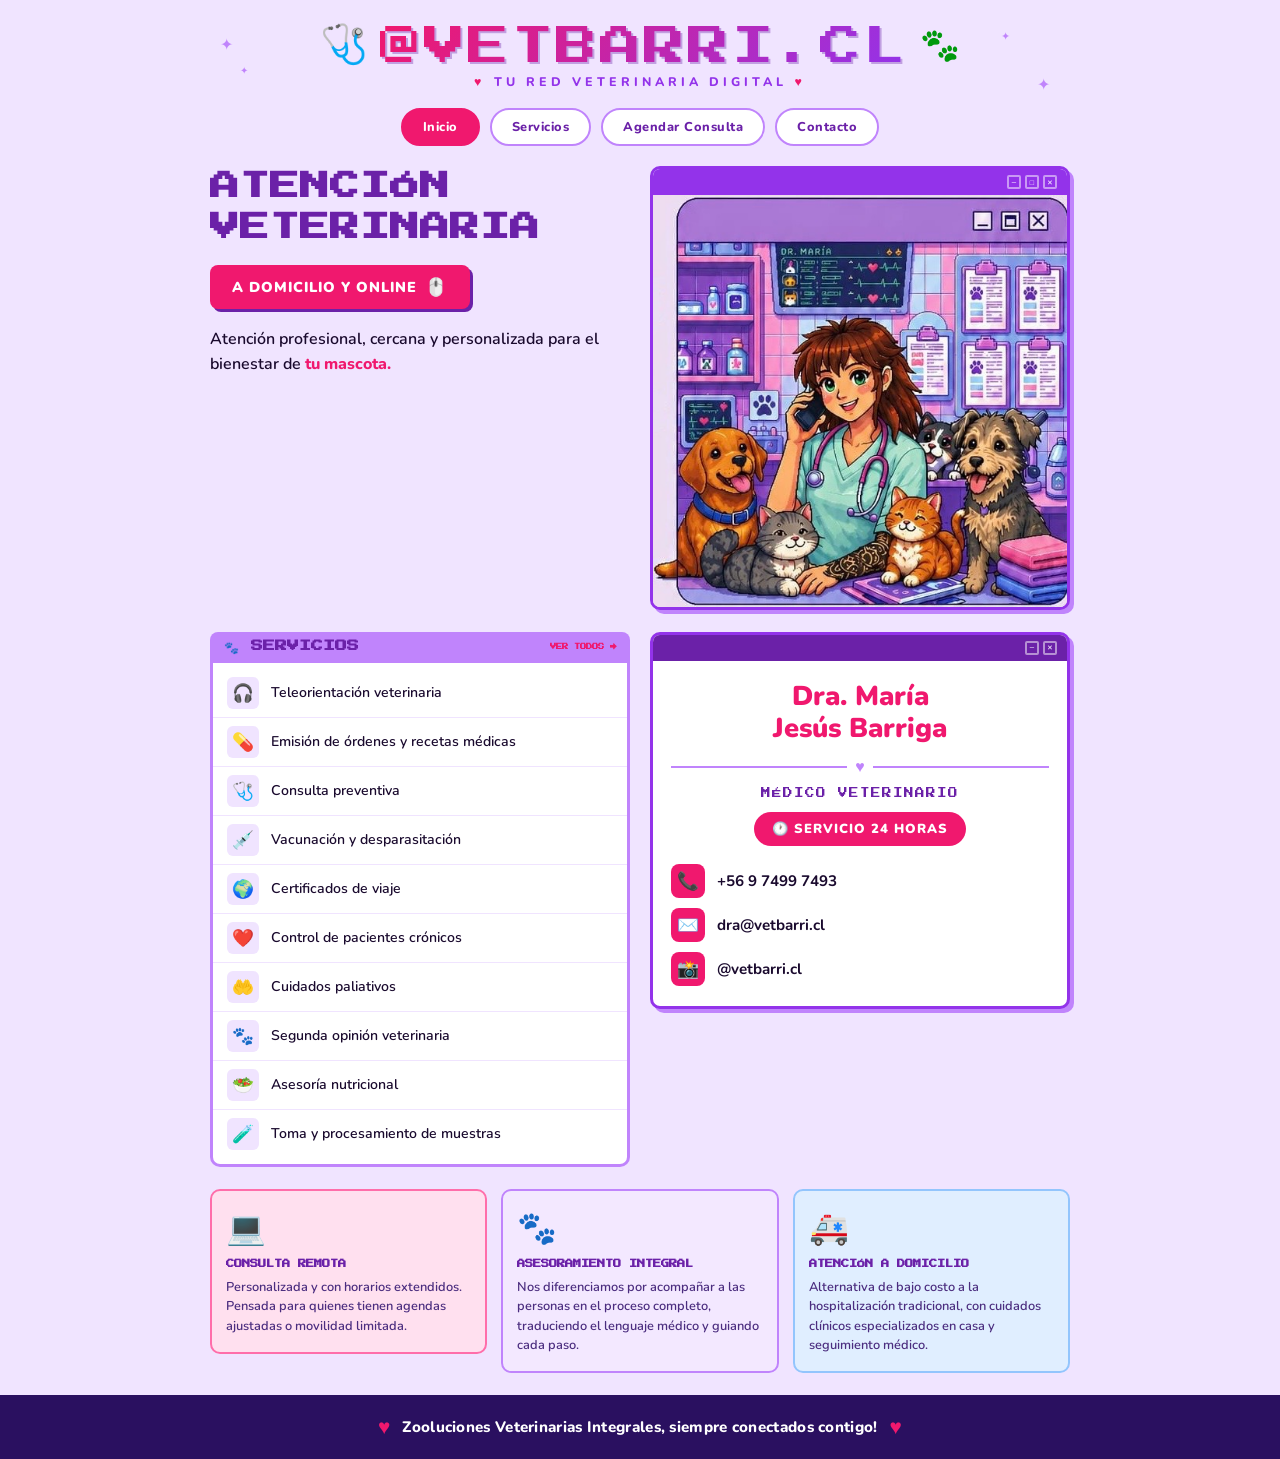
<file: index.html>
<!DOCTYPE html>
<html lang="es">
<head>
  <meta charset="UTF-8" />
  <meta name="viewport" content="width=device-width, initial-scale=1.0" />
  <title>VetBarri.cl – Tu Red Veterinaria Digital</title>
  <link rel="preconnect" href="https://fonts.googleapis.com" />
  <link rel="preconnect" href="https://fonts.gstatic.com" crossorigin />
  <link href="https://fonts.googleapis.com/css2?family=Press+Start+2P&family=Nunito:wght@400;600;700;800;900&display=swap" rel="stylesheet" />
  <link rel="stylesheet" href="css/style.css" />

  <style>
    /* ─── HERO ─── */
    .hero {
      display: grid;
      grid-template-columns: 1fr 1fr;
      gap: 20px;
      margin-bottom: 22px;
      align-items: start;
    }
    .hero-left h1 {
      font-family: 'Press Start 2P', monospace;
      font-size: clamp(1.2rem, 3.5vw, 1.85rem);
      line-height: 1.4;
      color: var(--purple);
      margin-bottom: 16px;
    }
    .badge-domicilio {
      display: inline-flex;
      align-items: center;
      gap: 8px;
      background: var(--pink);
      color: #fff;
      font-weight: 900;
      font-size: 0.9rem;
      letter-spacing: 1px;
      padding: 10px 22px;
      border-radius: 8px;
      margin-bottom: 18px;
      box-shadow: 3px 3px 0 var(--purple);
    }
    .cursor-icon { font-size: 1.1rem; }
    .hero-left p { font-size: 1rem; font-weight: 600; line-height: 1.6; }
    .hero-left p span { color: var(--pink); font-weight: 800; }
    .hero-illustration { width: 100%; height: auto; display: block; }

    /* ─── MIDDLE ─── */
    .middle {
      display: grid;
      grid-template-columns: 1fr 1fr;
      gap: 20px;
      margin-bottom: 22px;
      align-items: start;
    }

    /* ─── SERVICIOS ─── */
    .services-section h2 {
      font-family: 'Press Start 2P', monospace;
      font-size: 0.75rem;
      color: var(--purple);
      background: var(--violet-light);
      padding: 8px 14px;
      border-radius: 8px 8px 0 0;
      display: flex;
      align-items: center;
      gap: 8px;
    }
    .services-list {
      border: 3px solid var(--violet-light);
      border-top: none;
      border-radius: 0 0 10px 10px;
      background: #fff;
      padding: 6px 0;
    }
    .service-item {
      display: flex;
      align-items: center;
      gap: 12px;
      padding: 8px 14px;
      border-bottom: 1px solid var(--bg);
      font-size: 0.88rem;
      font-weight: 600;
    }
    .service-item:last-child { border-bottom: none; }
    .service-item a { text-decoration: none; color: inherit; display: flex; align-items: center; gap: 12px; width: 100%; transition: color 0.15s; }
    .service-item a:hover { color: var(--pink); }
    .service-icon {
      width: 32px; height: 32px;
      background: var(--bg);
      border-radius: 6px;
      display: flex; align-items: center; justify-content: center;
      font-size: 1.1rem;
      flex-shrink: 0;
    }

    /* ─── TARJETA DOCTORA ─── */
    .doctor-card {
      border: 3px solid var(--violet);
      border-radius: 10px;
      overflow: hidden;
      background: #fff;
      box-shadow: 4px 4px 0 var(--violet-light);
    }
    .doctor-card .retro-titlebar { background: var(--purple); }
    .doctor-body { padding: 20px 18px; text-align: center; }
    .doctor-name {
      font-size: clamp(1.3rem, 3.5vw, 1.7rem);
      font-weight: 900;
      color: var(--pink);
      line-height: 1.2;
      margin-bottom: 6px;
    }
    .doctor-divider {
      display: flex; align-items: center; gap: 8px;
      margin: 10px 0; color: var(--violet-light);
    }
    .doctor-divider::before, .doctor-divider::after {
      content: ''; flex: 1; height: 2px; background: var(--violet-light);
    }
    .doctor-title {
      font-family: 'Press Start 2P', monospace;
      font-size: 0.6rem; color: var(--purple);
      letter-spacing: 1px; margin-bottom: 14px;
    }
    .badge-24h {
      display: inline-flex; align-items: center; gap: 8px;
      background: var(--pink); color: #fff; font-weight: 900;
      font-size: 0.82rem; letter-spacing: 1px;
      padding: 8px 18px; border-radius: 30px; margin-bottom: 18px;
    }
    .contact-list { list-style: none; text-align: left; display: flex; flex-direction: column; gap: 10px; }
    .contact-icon-box {
      width: 34px; height: 34px; background: var(--pink); border-radius: 8px;
      display: flex; align-items: center; justify-content: center;
      font-size: 1.1rem; flex-shrink: 0;
    }

    /* ─── BOTTOM CARDS ─── */
    .bottom-cards { display: grid; grid-template-columns: repeat(3, 1fr); gap: 14px; }
    .feature-card {
      border-radius: 10px; padding: 16px 14px;
      display: flex; flex-direction: column; gap: 8px;
    }
    .feature-card.card-pink   { background: #ffe0ef; border: 2px solid var(--pink-light); }
    .feature-card.card-violet { background: #f3e8ff; border: 2px solid var(--violet-light); }
    .feature-card.card-blue   { background: #e0eeff; border: 2px solid #93c5fd; }
    .feature-card-icon { font-size: 2rem; }
    .feature-card h3 {
      font-family: 'Press Start 2P', monospace;
      font-size: 0.52rem; color: var(--purple); line-height: 1.5;
    }
    .feature-card p { font-size: 0.8rem; font-weight: 600; color: var(--text-mid); line-height: 1.5; }

    /* ─── LINKS ESPECÍFICOS ─── */
    .badge-link { text-decoration: none; display: inline-block; }
    .badge-link .badge-domicilio { cursor: pointer; transition: transform 0.15s, box-shadow 0.15s; }
    .badge-link:hover .badge-domicilio { transform: translateY(-2px); box-shadow: 3px 5px 0 var(--purple); }
    .contact-link {
      text-decoration: none; display: flex; align-items: center;
      gap: 12px; font-size: 0.95rem; font-weight: 700; transition: opacity 0.15s;
    }
    .contact-link:hover { opacity: 0.7; }
    .card-link { text-decoration: none; color: inherit; display: block; }
    .card-link .feature-card { transition: transform 0.15s, box-shadow 0.15s; cursor: pointer; }
    .card-link:hover .feature-card { transform: translateY(-3px); box-shadow: 0 8px 20px rgba(107,33,168,0.15); }
    .service-link {
      text-decoration: none; color: var(--pink);
      font-family: 'Press Start 2P', monospace; font-size: 0.4rem; margin-left: auto;
    }
    .service-link:hover { text-decoration: underline; }

    @media (max-width: 680px) {
      .hero, .middle { grid-template-columns: 1fr; }
      .bottom-cards { grid-template-columns: 1fr; }
      .hero-left h1 { font-size: 1rem; }
    }
  </style>
</head>
<body>
<div class="page-wrap">

  <header>
    <span class="star" style="top:10px;left:10px">✦</span>
    <span class="star" style="top:40px;left:30px;font-size:0.6rem">✦</span>
    <span class="star" style="top:5px;right:60px;font-size:0.7rem">✦</span>
    <span class="star" style="top:50px;right:20px">✦</span>
    <div class="logo-row">
      <span class="logo-icon">🩺</span>
      <span class="brand-name">@VETBARRI.CL</span>
      <span class="paw-deco">🐾</span>
    </div>
    <p class="tagline">
      <span class="tagline-heart">♥</span>
      TU RED VETERINARIA DIGITAL
      <span class="tagline-heart">♥</span>
    </p>
  </header>

  <nav>
    <a href="index.html" class="nav-link active">Inicio</a>
    <a href="servicios.html" class="nav-link">Servicios</a>
    <a href="agendar.html" class="nav-link">Agendar Consulta</a>
    <a href="contacto.html" class="nav-link">Contacto</a>
  </nav>

  <section class="hero">
    <div class="hero-left">
      <h1>ATENCIÓN<br />VETERINARIA</h1>
      <a href="agendar.html" class="badge-link">
        <div class="badge-domicilio">
          A DOMICILIO Y ONLINE
          <span class="cursor-icon">🖱️</span>
        </div>
      </a>
      <p>
        Atención profesional, cercana y personalizada
        para el bienestar de <span>tu mascota.</span>
      </p>
    </div>

    <div class="retro-window">
      <div class="retro-titlebar">
        <span></span>
        <div class="win-btns">
          <div class="win-btn">─</div>
          <div class="win-btn">□</div>
          <div class="win-btn">✕</div>
        </div>
      </div>
      <img
        src="assets/hero_illustration.jpg"
        alt="Dra. María Jesús Barriga – VetBarri.cl"
        class="hero-illustration"
      />
    </div>
  </section>

  <section class="middle">

    <div class="services-section">
      <h2>🐾 SERVICIOS <a href="servicios.html" class="service-link">VER TODOS →</a></h2>
      <ul class="services-list">
        <li class="service-item"><a href="agendar.html?servicio=teleorientacion"><div class="service-icon">🎧</div>Teleorientación veterinaria</a></li>
        <li class="service-item"><a href="agendar.html?servicio=recetas"><div class="service-icon">💊</div>Emisión de órdenes y recetas médicas</a></li>
        <li class="service-item"><a href="agendar.html?servicio=preventiva"><div class="service-icon">🩺</div>Consulta preventiva</a></li>
        <li class="service-item"><a href="agendar.html?servicio=vacunacion"><div class="service-icon">💉</div>Vacunación y desparasitación</a></li>
        <li class="service-item"><a href="agendar.html?servicio=certificados"><div class="service-icon">🌍</div>Certificados de viaje</a></li>
        <li class="service-item"><a href="agendar.html?servicio=cronicos"><div class="service-icon">❤️</div>Control de pacientes crónicos</a></li>
        <li class="service-item"><a href="agendar.html?servicio=paliativos"><div class="service-icon">🤲</div>Cuidados paliativos</a></li>
        <li class="service-item"><a href="agendar.html?servicio=segunda-opinion"><div class="service-icon">🐾</div>Segunda opinión veterinaria</a></li>
        <li class="service-item"><a href="agendar.html?servicio=nutricion"><div class="service-icon">🥗</div>Asesoría nutricional</a></li>
        <li class="service-item"><a href="agendar.html?servicio=muestras"><div class="service-icon">🧪</div>Toma y procesamiento de muestras</a></li>
      </ul>
    </div>

    <div class="doctor-card">
      <div class="retro-titlebar">
        <span></span>
        <div class="win-btns">
          <div class="win-btn">─</div>
          <div class="win-btn">✕</div>
        </div>
      </div>
      <div class="doctor-body">
        <p class="doctor-name">Dra. María<br />Jesús Barriga</p>
        <div class="doctor-divider">♥</div>
        <p class="doctor-title">MÉDICO VETERINARIO</p>
        <div class="badge-24h">🕐 SERVICIO 24 HORAS</div>
        <ul class="contact-list">
          <li>
            <a href="tel:+56974997493" class="contact-link">
              <div class="contact-icon-box">📞</div>+56 9 7499 7493
            </a>
          </li>
          <li>
            <a href="mailto:dra@vetbarri.cl" class="contact-link">
              <div class="contact-icon-box">✉️</div>dra@vetbarri.cl
            </a>
          </li>
          <li>
            <a href="https://instagram.com/vetbarri.cl" target="_blank" class="contact-link">
              <div class="contact-icon-box">📸</div>@vetbarri.cl
            </a>
          </li>
        </ul>
      </div>
    </div>

  </section>

  <section class="bottom-cards">
    <a href="agendar.html" class="card-link">
      <div class="feature-card card-pink">
        <span class="feature-card-icon">💻</span>
        <h3>CONSULTA REMOTA</h3>
        <p>Personalizada y con horarios extendidos. Pensada para quienes tienen agendas ajustadas o movilidad limitada.</p>
      </div>
    </a>
    <a href="servicios.html" class="card-link">
      <div class="feature-card card-violet">
        <span class="feature-card-icon">🐾</span>
        <h3>ASESORAMIENTO INTEGRAL</h3>
        <p>Nos diferenciamos por acompañar a las personas en el proceso completo, traduciendo el lenguaje médico y guiando cada paso.</p>
      </div>
    </a>
    <a href="contacto.html" class="card-link">
      <div class="feature-card card-blue">
        <span class="feature-card-icon">🚑</span>
        <h3>ATENCIÓN A DOMICILIO</h3>
        <p>Alternativa de bajo costo a la hospitalización tradicional, con cuidados clínicos especializados en casa y seguimiento médico.</p>
      </div>
    </a>
  </section>

</div>

<footer>
  <span class="foot-heart">♥</span>
  <p>Zooluciones Veterinarias Integrales, siempre conectados contigo!</p>
  <span class="foot-heart">♥</span>
</footer>
</body>
</html>
</file>
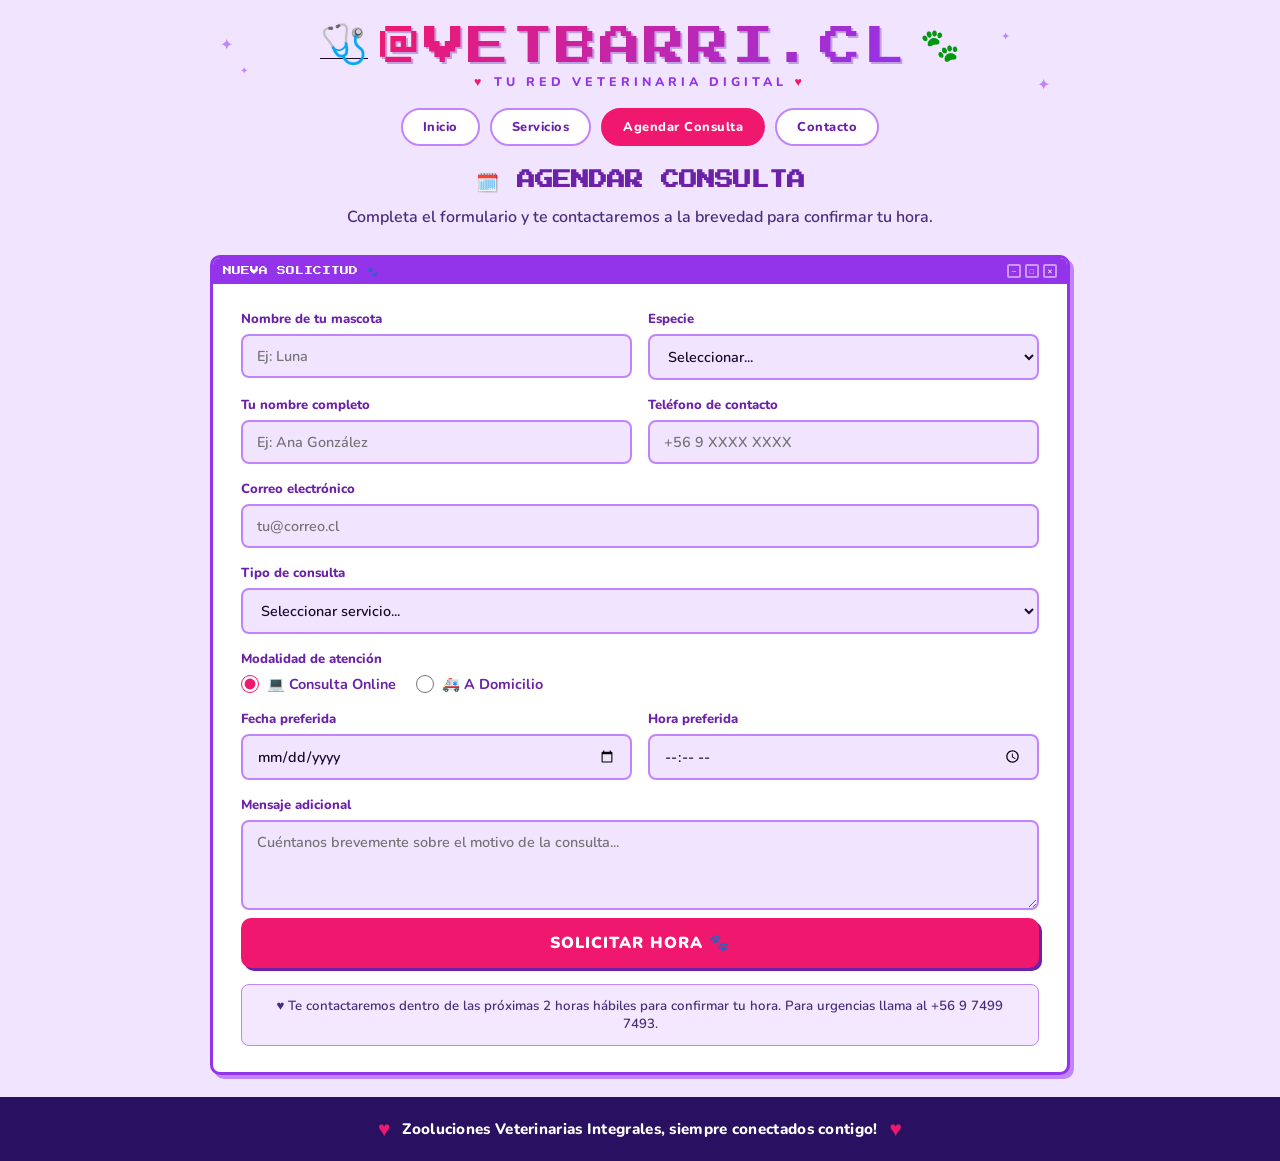
<file: agendar.html>
<!DOCTYPE html>
<html lang="es">
<head>
  <meta charset="UTF-8" />
  <meta name="viewport" content="width=device-width, initial-scale=1.0" />
  <title>Agendar Consulta – VetBarri.cl</title>
  <link rel="preconnect" href="https://fonts.googleapis.com" />
  <link rel="preconnect" href="https://fonts.gstatic.com" crossorigin />
  <link href="https://fonts.googleapis.com/css2?family=Press+Start+2P&family=Nunito:wght@400;600;700;800;900&display=swap" rel="stylesheet" />
  <link rel="stylesheet" href="css/style.css" />

  <style>
    .form-body { padding: 26px 28px; }
    .form-grid { display: grid; grid-template-columns: 1fr 1fr; gap: 16px; }
    .form-group { margin-bottom: 0; }

    .radio-group { display: flex; gap: 20px; align-items: center; flex-wrap: wrap; }
    .radio-option { display: flex; align-items: center; gap: 8px; font-weight: 700; font-size: 0.9rem; cursor: pointer; }
    .radio-option input[type="radio"] { width: 18px; height: 18px; accent-color: var(--pink); cursor: pointer; }

    .form-note {
      text-align: center;
      font-size: 0.83rem;
      font-weight: 600;
      color: var(--text-mid);
      margin-top: 16px;
      padding: 12px 16px;
      background: #f3e8ff;
      border-radius: 8px;
      border: 1px solid var(--violet-light);
    }

    @media (max-width: 600px) {
      .form-grid { grid-template-columns: 1fr; }
      .form-body { padding: 18px; }
    }
  </style>
</head>
<body>
<div class="page-wrap">

  <header>
    <span class="star" style="top:10px;left:10px">✦</span>
    <span class="star" style="top:40px;left:30px;font-size:0.6rem">✦</span>
    <span class="star" style="top:5px;right:60px;font-size:0.7rem">✦</span>
    <span class="star" style="top:50px;right:20px">✦</span>
    <div class="logo-row">
      <a href="index.html"><span class="logo-icon">🩺</span></a>
      <a href="index.html" class="brand-name">@VETBARRI.CL</a>
      <span class="paw-deco">🐾</span>
    </div>
    <p class="tagline">
      <span class="tagline-heart">♥</span>
      TU RED VETERINARIA DIGITAL
      <span class="tagline-heart">♥</span>
    </p>
  </header>

  <nav>
    <a href="index.html" class="nav-link">Inicio</a>
    <a href="servicios.html" class="nav-link">Servicios</a>
    <a href="agendar.html" class="nav-link active">Agendar Consulta</a>
    <a href="contacto.html" class="nav-link">Contacto</a>
  </nav>

  <div class="page-intro">
    <h1>🗓️ AGENDAR CONSULTA</h1>
    <p>Completa el formulario y te contactaremos a la brevedad para confirmar tu hora.</p>
  </div>

  <div class="retro-window">
    <div class="retro-titlebar">
      <span>NUEVA SOLICITUD 🐾</span>
      <div class="win-btns">
        <div class="win-btn">─</div>
        <div class="win-btn">□</div>
        <div class="win-btn">✕</div>
      </div>
    </div>
    <div class="form-body">
      <form action="#" onsubmit="return false;">
        <div class="form-grid">

          <div class="form-group">
            <label for="pet-name">Nombre de tu mascota</label>
            <input type="text" id="pet-name" placeholder="Ej: Luna" />
          </div>

          <div class="form-group">
            <label for="especie">Especie</label>
            <select id="especie">
              <option value="">Seleccionar...</option>
              <option>Perro</option>
              <option>Gato</option>
              <option>Ave</option>
              <option>Otro</option>
            </select>
          </div>

          <div class="form-group">
            <label for="owner-name">Tu nombre completo</label>
            <input type="text" id="owner-name" placeholder="Ej: Ana González" />
          </div>

          <div class="form-group">
            <label for="phone">Teléfono de contacto</label>
            <input type="tel" id="phone" placeholder="+56 9 XXXX XXXX" />
          </div>

          <div class="form-group full">
            <label for="email">Correo electrónico</label>
            <input type="email" id="email" placeholder="tu@correo.cl" />
          </div>

          <div class="form-group full">
            <label for="servicio">Tipo de consulta</label>
            <select id="servicio">
              <option value="">Seleccionar servicio...</option>
              <option value="teleorientacion">Teleorientación veterinaria</option>
              <option value="recetas">Emisión de órdenes y recetas médicas</option>
              <option value="preventiva">Consulta preventiva</option>
              <option value="vacunacion">Vacunación y desparasitación</option>
              <option value="certificados">Certificados de viaje</option>
              <option value="cronicos">Control de pacientes crónicos</option>
              <option value="paliativos">Cuidados paliativos</option>
              <option value="segunda-opinion">Segunda opinión veterinaria</option>
              <option value="nutricion">Asesoría nutricional</option>
              <option value="muestras">Toma y procesamiento de muestras</option>
            </select>
          </div>

          <div class="form-group full">
            <label>Modalidad de atención</label>
            <div class="radio-group">
              <label class="radio-option">
                <input type="radio" name="modalidad" value="online" checked />
                💻 Consulta Online
              </label>
              <label class="radio-option">
                <input type="radio" name="modalidad" value="domicilio" />
                🚑 A Domicilio
              </label>
            </div>
          </div>

          <div class="form-group">
            <label for="fecha">Fecha preferida</label>
            <input type="date" id="fecha" />
          </div>

          <div class="form-group">
            <label for="hora">Hora preferida</label>
            <input type="time" id="hora" />
          </div>

          <div class="form-group full">
            <label for="mensaje">Mensaje adicional</label>
            <textarea id="mensaje" placeholder="Cuéntanos brevemente sobre el motivo de la consulta..."></textarea>
          </div>

        </div>
        <button type="submit" class="btn-submit">SOLICITAR HORA 🐾</button>
      </form>
      <p class="form-note">♥ Te contactaremos dentro de las próximas 2 horas hábiles para confirmar tu hora. Para urgencias llama al +56 9 7499 7493.</p>
    </div>
  </div>

</div>

<footer>
  <span class="foot-heart">♥</span>
  <p>Zooluciones Veterinarias Integrales, siempre conectados contigo!</p>
  <span class="foot-heart">♥</span>
</footer>
<script>
  const params = new URLSearchParams(window.location.search);
  const servicio = params.get('servicio');
  if (servicio) {
    const select = document.getElementById('servicio');
    select.value = servicio;
    select.scrollIntoView({ behavior: 'smooth', block: 'center' });
  }
</script>
</body>
</html>
</file>
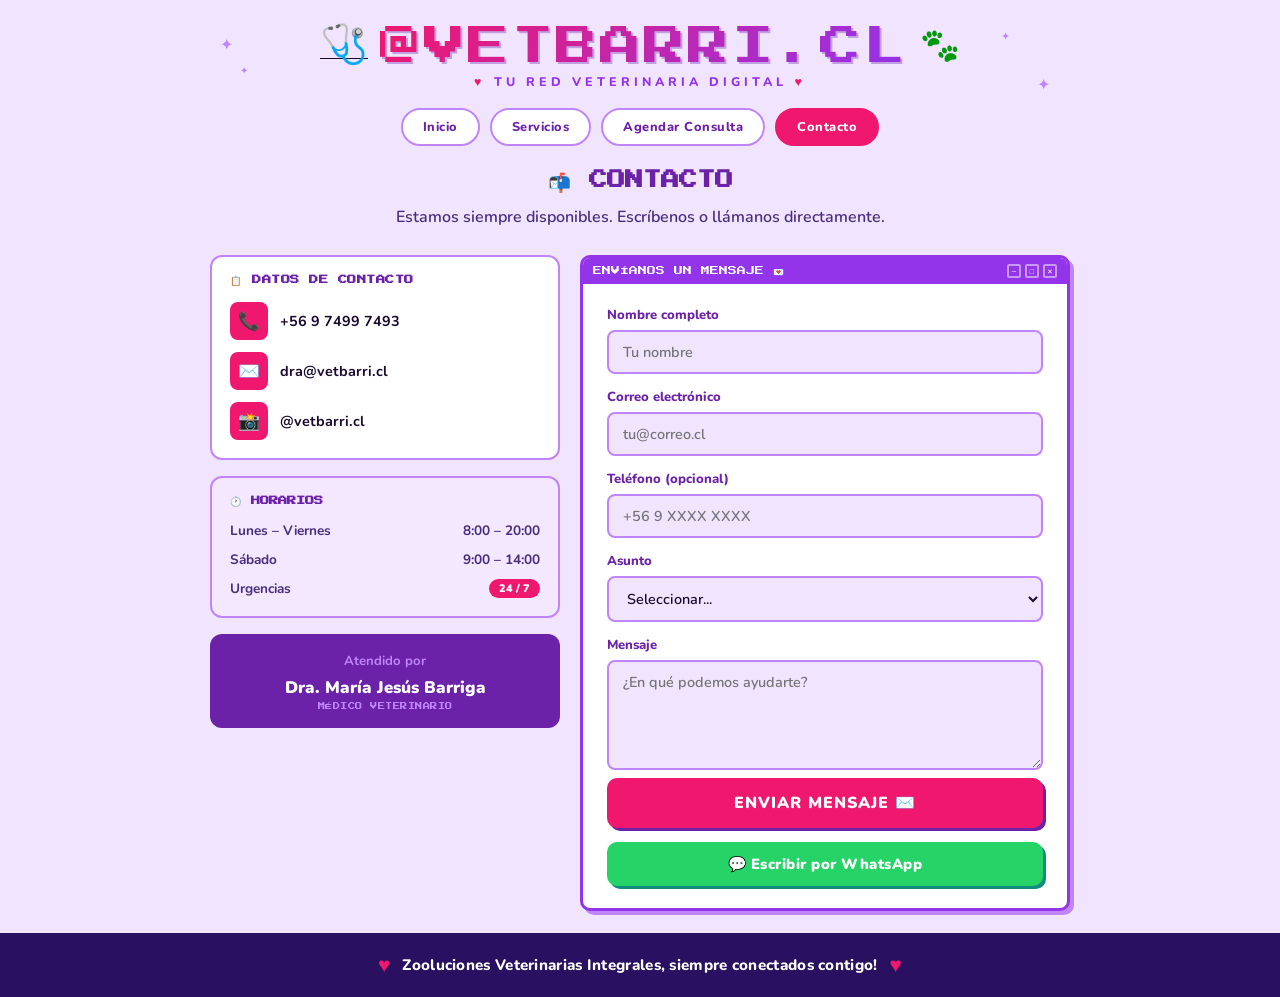
<file: contacto.html>
<!DOCTYPE html>
<html lang="es">
<head>
  <meta charset="UTF-8" />
  <meta name="viewport" content="width=device-width, initial-scale=1.0" />
  <title>Contacto – VetBarri.cl</title>
  <link rel="preconnect" href="https://fonts.googleapis.com" />
  <link rel="preconnect" href="https://fonts.gstatic.com" crossorigin />
  <link href="https://fonts.googleapis.com/css2?family=Press+Start+2P&family=Nunito:wght@400;600;700;800;900&display=swap" rel="stylesheet" />
  <link rel="stylesheet" href="css/style.css" />

  <style>
    .contact-layout {
      display: grid;
      grid-template-columns: 1fr 1.4fr;
      gap: 20px;
      align-items: start;
    }
    .info-panel { display: flex; flex-direction: column; gap: 16px; }

    .info-card {
      background: #fff;
      border: 2px solid var(--violet-light);
      border-radius: 12px;
      padding: 18px;
    }
    .info-card h2 {
      font-family: 'Press Start 2P', monospace;
      font-size: 0.58rem; color: var(--purple);
      margin-bottom: 16px; letter-spacing: 0.5px;
    }
    .contact-row {
      display: flex; align-items: center; gap: 12px;
      margin-bottom: 12px; font-weight: 700; font-size: 0.9rem;
      text-decoration: none; color: var(--text-dark);
      transition: opacity 0.15s;
    }
    .contact-row:last-child { margin-bottom: 0; }
    .contact-row:hover { opacity: 0.7; }
    .ci-box {
      width: 38px; height: 38px;
      background: var(--pink); border-radius: 8px;
      display: flex; align-items: center; justify-content: center;
      font-size: 1.1rem; flex-shrink: 0;
    }

    .hours-card {
      background: #f3e8ff;
      border: 2px solid var(--violet-light);
      border-radius: 12px; padding: 18px;
    }
    .hours-card h2 {
      font-family: 'Press Start 2P', monospace;
      font-size: 0.58rem; color: var(--purple); margin-bottom: 14px;
    }
    .hours-row {
      display: flex; justify-content: space-between; align-items: center;
      font-size: 0.85rem; font-weight: 700; margin-bottom: 10px; color: var(--text-mid);
    }
    .hours-row:last-child { margin-bottom: 0; }
    .badge-urgencia {
      background: var(--pink); color: #fff;
      font-size: 0.68rem; font-weight: 900;
      padding: 2px 10px; border-radius: 20px;
    }

    .doctor-mini {
      background: var(--purple); border-radius: 12px;
      padding: 18px; text-align: center;
    }
    .doctor-mini .label  { color: var(--violet-light); font-weight: 700; font-size: 0.82rem; margin-bottom: 6px; }
    .doctor-mini .name   { color: #fff; font-weight: 900; font-size: 1.05rem; margin-bottom: 4px; }
    .doctor-mini .title-small {
      font-family: 'Press Start 2P', monospace;
      font-size: 0.45rem; color: var(--violet-light); letter-spacing: 0.5px;
    }

    .form-body { padding: 22px 24px; }
    .form-group { margin-bottom: 14px; }
    .form-group:last-of-type { margin-bottom: 0; }

    .whatsapp-btn {
      display: flex; align-items: center; justify-content: center; gap: 10px;
      background: #25D366; color: #fff; font-weight: 900; font-size: 0.92rem;
      letter-spacing: 0.5px; padding: 12px; border-radius: 10px;
      text-decoration: none; margin-top: 14px;
      box-shadow: 3px 3px 0 #128C7E;
      transition: transform 0.15s;
    }
    .whatsapp-btn:hover { transform: translateY(-2px); }

    @media (max-width: 640px) {
      .contact-layout { grid-template-columns: 1fr; }
      .form-body { padding: 18px; }
    }
  </style>
</head>
<body>
<div class="page-wrap">

  <header>
    <span class="star" style="top:10px;left:10px">✦</span>
    <span class="star" style="top:40px;left:30px;font-size:0.6rem">✦</span>
    <span class="star" style="top:5px;right:60px;font-size:0.7rem">✦</span>
    <span class="star" style="top:50px;right:20px">✦</span>
    <div class="logo-row">
      <a href="index.html"><span class="logo-icon">🩺</span></a>
      <a href="index.html" class="brand-name">@VETBARRI.CL</a>
      <span class="paw-deco">🐾</span>
    </div>
    <p class="tagline">
      <span class="tagline-heart">♥</span>
      TU RED VETERINARIA DIGITAL
      <span class="tagline-heart">♥</span>
    </p>
  </header>

  <nav>
    <a href="index.html" class="nav-link">Inicio</a>
    <a href="servicios.html" class="nav-link">Servicios</a>
    <a href="agendar.html" class="nav-link">Agendar Consulta</a>
    <a href="contacto.html" class="nav-link active">Contacto</a>
  </nav>

  <div class="page-intro">
    <h1>📬 CONTACTO</h1>
    <p>Estamos siempre disponibles. Escríbenos o llámanos directamente.</p>
  </div>

  <div class="contact-layout">

    <div class="info-panel">
      <div class="info-card">
        <h2>📋 DATOS DE CONTACTO</h2>
        <a href="tel:+56974997493" class="contact-row">
          <div class="ci-box">📞</div>+56 9 7499 7493
        </a>
        <a href="mailto:dra@vetbarri.cl" class="contact-row">
          <div class="ci-box">✉️</div>dra@vetbarri.cl
        </a>
        <a href="https://instagram.com/vetbarri.cl" target="_blank" class="contact-row">
          <div class="ci-box">📸</div>@vetbarri.cl
        </a>
      </div>

      <div class="hours-card">
        <h2>🕐 HORARIOS</h2>
        <div class="hours-row">
          <span>Lunes – Viernes</span>
          <span>8:00 – 20:00</span>
        </div>
        <div class="hours-row">
          <span>Sábado</span>
          <span>9:00 – 14:00</span>
        </div>
        <div class="hours-row">
          <span>Urgencias</span>
          <span class="badge-urgencia">24 / 7</span>
        </div>
      </div>

      <div class="doctor-mini">
        <p class="label">Atendido por</p>
        <p class="name">Dra. María Jesús Barriga</p>
        <p class="title-small">MÉDICO VETERINARIO</p>
      </div>
    </div>

    <div class="retro-window">
      <div class="retro-titlebar">
        <span>ENVÍANOS UN MENSAJE 💌</span>
        <div class="win-btns">
          <div class="win-btn">─</div>
          <div class="win-btn">□</div>
          <div class="win-btn">✕</div>
        </div>
      </div>
      <div class="form-body">
        <form action="#" onsubmit="return false;">

          <div class="form-group">
            <label for="nombre">Nombre completo</label>
            <input type="text" id="nombre" placeholder="Tu nombre" />
          </div>

          <div class="form-group">
            <label for="email">Correo electrónico</label>
            <input type="email" id="email" placeholder="tu@correo.cl" />
          </div>

          <div class="form-group">
            <label for="telefono">Teléfono (opcional)</label>
            <input type="tel" id="telefono" placeholder="+56 9 XXXX XXXX" />
          </div>

          <div class="form-group">
            <label for="asunto">Asunto</label>
            <select id="asunto">
              <option value="">Seleccionar...</option>
              <option>Consulta general</option>
              <option>Agendar hora</option>
              <option>Información de servicios</option>
              <option>Urgencia</option>
              <option>Otro</option>
            </select>
          </div>

          <div class="form-group">
            <label for="mensaje">Mensaje</label>
            <textarea id="mensaje" style="min-height:110px" placeholder="¿En qué podemos ayudarte?"></textarea>
          </div>

          <button type="submit" class="btn-submit">ENVIAR MENSAJE ✉️</button>
        </form>
        <a href="https://wa.me/56974997493" target="_blank" class="whatsapp-btn">
          💬 Escribir por WhatsApp
        </a>
      </div>
    </div>

  </div>

</div>

<footer>
  <span class="foot-heart">♥</span>
  <p>Zooluciones Veterinarias Integrales, siempre conectados contigo!</p>
  <span class="foot-heart">♥</span>
</footer>
</body>
</html>
</file>
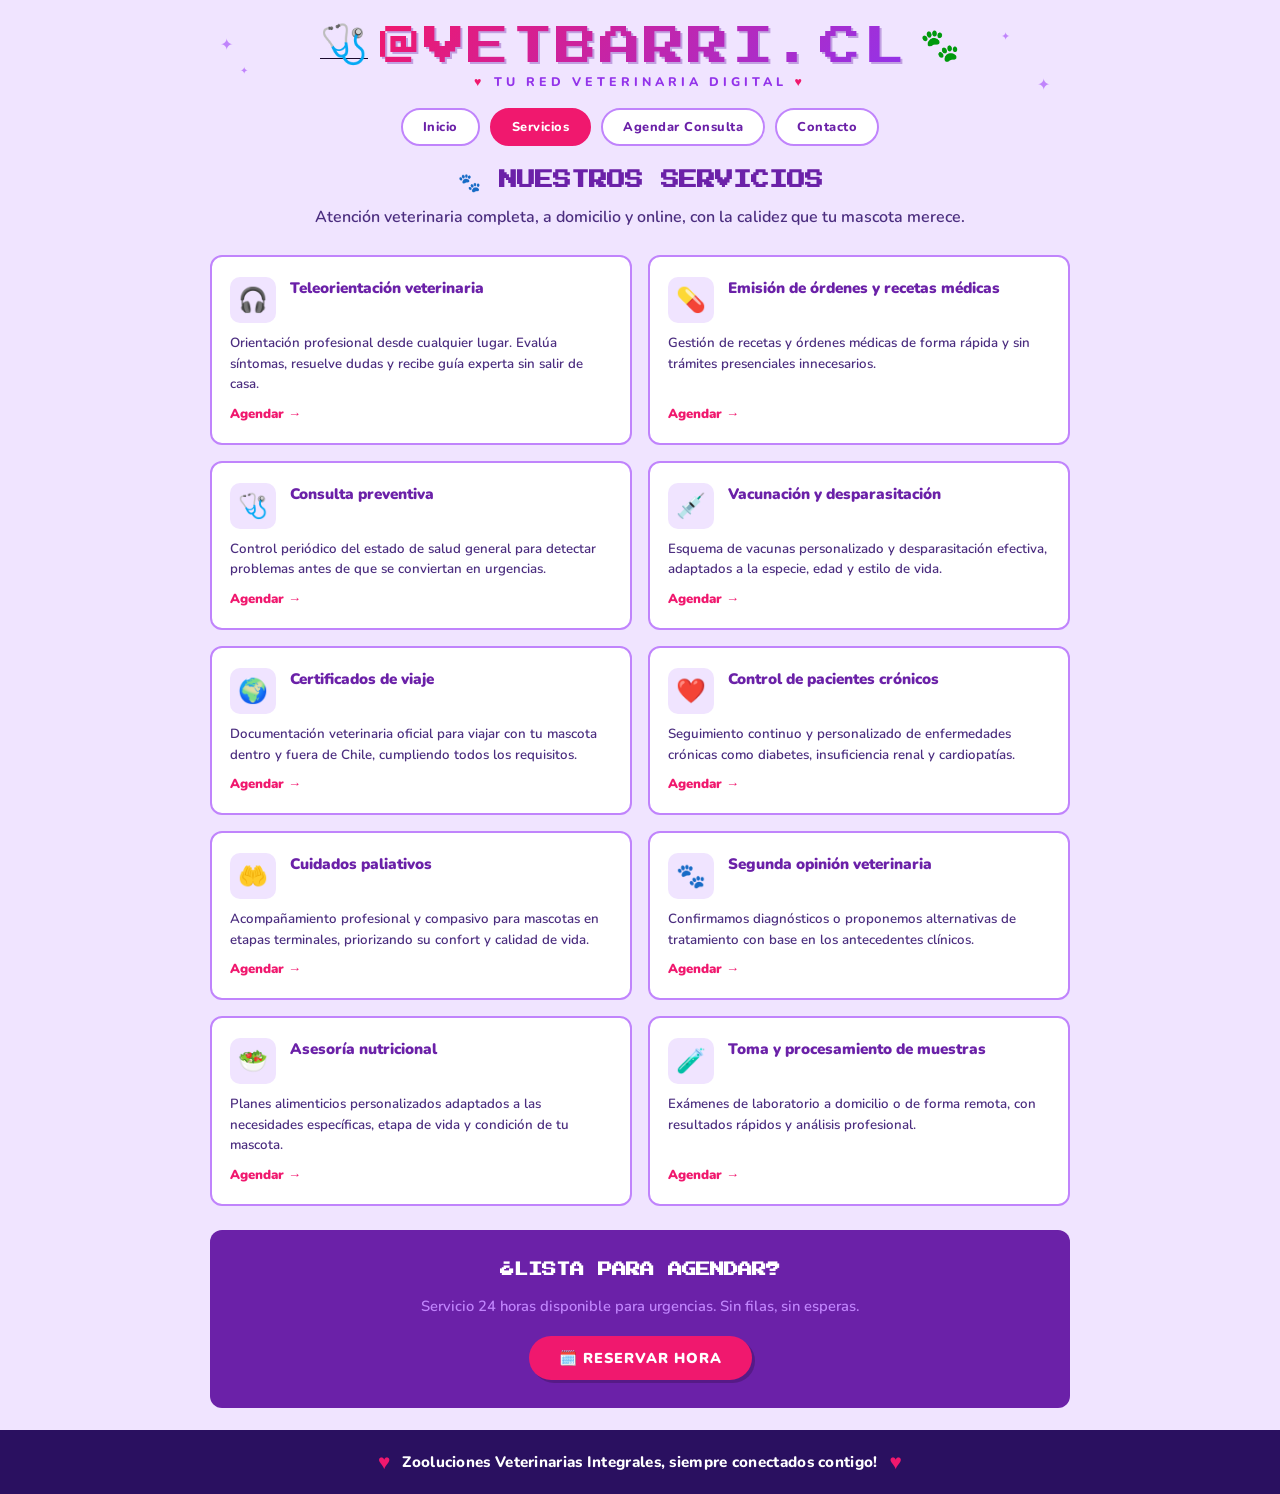
<file: servicios.html>
<!DOCTYPE html>
<html lang="es">
<head>
  <meta charset="UTF-8" />
  <meta name="viewport" content="width=device-width, initial-scale=1.0" />
  <title>Servicios – VetBarri.cl</title>
  <link rel="preconnect" href="https://fonts.googleapis.com" />
  <link rel="preconnect" href="https://fonts.gstatic.com" crossorigin />
  <link href="https://fonts.googleapis.com/css2?family=Press+Start+2P&family=Nunito:wght@400;600;700;800;900&display=swap" rel="stylesheet" />
  <link rel="stylesheet" href="css/style.css" />

  <style>
    .services-grid {
      display: grid;
      grid-template-columns: 1fr 1fr;
      gap: 16px;
      margin-bottom: 24px;
    }
    .service-card {
      background: #fff;
      border: 2px solid var(--violet-light);
      border-radius: 12px;
      padding: 20px 18px;
      display: flex;
      flex-direction: column;
      gap: 10px;
      transition: transform 0.15s, box-shadow 0.15s, border-color 0.15s;
    }
    .service-card:hover {
      transform: translateY(-3px);
      box-shadow: 0 8px 20px rgba(107,33,168,0.12);
      border-color: var(--violet);
    }
    .service-card-top { display: flex; align-items: flex-start; gap: 14px; }
    .service-card-icon {
      width: 46px; height: 46px;
      flex-shrink: 0;
      background: var(--bg);
      border-radius: 10px;
      display: flex; align-items: center; justify-content: center;
      font-size: 1.5rem;
    }
    .service-card h3 { font-weight: 900; font-size: 0.95rem; color: var(--purple); line-height: 1.3; padding-top: 2px; }
    .service-card p { font-size: 0.83rem; font-weight: 600; color: var(--text-mid); line-height: 1.55; flex: 1; }
    .service-card-cta {
      text-decoration: none;
      display: inline-flex; align-items: center; gap: 6px;
      font-weight: 900; font-size: 0.82rem; color: var(--pink);
      align-self: flex-start;
      transition: gap 0.15s;
    }
    .service-card:hover .service-card-cta { gap: 10px; }

    .cta-banner {
      background: var(--purple);
      border-radius: 12px;
      padding: 28px 24px;
      text-align: center;
    }
    .cta-banner h2 {
      font-family: 'Press Start 2P', monospace;
      font-size: clamp(0.65rem, 1.8vw, 0.9rem);
      color: #fff; margin-bottom: 12px; line-height: 1.8;
    }
    .cta-banner p { color: var(--violet-light); font-weight: 600; font-size: 0.92rem; margin-bottom: 20px; }
    .btn-cta {
      display: inline-flex; align-items: center; gap: 8px;
      background: var(--pink); color: #fff; font-weight: 900;
      font-size: 0.9rem; letter-spacing: 1px; padding: 12px 30px;
      border-radius: 30px; text-decoration: none;
      box-shadow: 3px 3px 0 rgba(0,0,0,0.2);
      transition: transform 0.15s;
    }
    .btn-cta:hover { transform: translateY(-2px); }

    .service-card:target { border-color: var(--pink); box-shadow: 0 0 0 3px rgba(240,24,110,0.2); }
    @media (max-width: 600px) { .services-grid { grid-template-columns: 1fr; } }
  </style>
</head>
<body>
<div class="page-wrap">

  <header>
    <span class="star" style="top:10px;left:10px">✦</span>
    <span class="star" style="top:40px;left:30px;font-size:0.6rem">✦</span>
    <span class="star" style="top:5px;right:60px;font-size:0.7rem">✦</span>
    <span class="star" style="top:50px;right:20px">✦</span>
    <div class="logo-row">
      <a href="index.html"><span class="logo-icon">🩺</span></a>
      <a href="index.html" class="brand-name">@VETBARRI.CL</a>
      <span class="paw-deco">🐾</span>
    </div>
    <p class="tagline">
      <span class="tagline-heart">♥</span>
      TU RED VETERINARIA DIGITAL
      <span class="tagline-heart">♥</span>
    </p>
  </header>

  <nav>
    <a href="index.html" class="nav-link">Inicio</a>
    <a href="servicios.html" class="nav-link active">Servicios</a>
    <a href="agendar.html" class="nav-link">Agendar Consulta</a>
    <a href="contacto.html" class="nav-link">Contacto</a>
  </nav>

  <div class="page-intro">
    <h1>🐾 NUESTROS SERVICIOS</h1>
    <p>Atención veterinaria completa, a domicilio y online, con la calidez que tu mascota merece.</p>
  </div>

  <div class="services-grid">

    <div id="teleorientacion" class="service-card">
      <div class="service-card-top">
        <div class="service-card-icon">🎧</div>
        <h3>Teleorientación veterinaria</h3>
      </div>
      <p>Orientación profesional desde cualquier lugar. Evalúa síntomas, resuelve dudas y recibe guía experta sin salir de casa.</p>
      <a href="agendar.html" class="service-card-cta">Agendar →</a>
    </div>

    <div id="recetas" class="service-card">
      <div class="service-card-top">
        <div class="service-card-icon">💊</div>
        <h3>Emisión de órdenes y recetas médicas</h3>
      </div>
      <p>Gestión de recetas y órdenes médicas de forma rápida y sin trámites presenciales innecesarios.</p>
      <a href="agendar.html" class="service-card-cta">Agendar →</a>
    </div>

    <div id="preventiva" class="service-card">
      <div class="service-card-top">
        <div class="service-card-icon">🩺</div>
        <h3>Consulta preventiva</h3>
      </div>
      <p>Control periódico del estado de salud general para detectar problemas antes de que se conviertan en urgencias.</p>
      <a href="agendar.html" class="service-card-cta">Agendar →</a>
    </div>

    <div id="vacunacion" class="service-card">
      <div class="service-card-top">
        <div class="service-card-icon">💉</div>
        <h3>Vacunación y desparasitación</h3>
      </div>
      <p>Esquema de vacunas personalizado y desparasitación efectiva, adaptados a la especie, edad y estilo de vida.</p>
      <a href="agendar.html" class="service-card-cta">Agendar →</a>
    </div>

    <div id="certificados" class="service-card">
      <div class="service-card-top">
        <div class="service-card-icon">🌍</div>
        <h3>Certificados de viaje</h3>
      </div>
      <p>Documentación veterinaria oficial para viajar con tu mascota dentro y fuera de Chile, cumpliendo todos los requisitos.</p>
      <a href="agendar.html" class="service-card-cta">Agendar →</a>
    </div>

    <div id="cronicos" class="service-card">
      <div class="service-card-top">
        <div class="service-card-icon">❤️</div>
        <h3>Control de pacientes crónicos</h3>
      </div>
      <p>Seguimiento continuo y personalizado de enfermedades crónicas como diabetes, insuficiencia renal y cardiopatías.</p>
      <a href="agendar.html" class="service-card-cta">Agendar →</a>
    </div>

    <div id="paliativos" class="service-card">
      <div class="service-card-top">
        <div class="service-card-icon">🤲</div>
        <h3>Cuidados paliativos</h3>
      </div>
      <p>Acompañamiento profesional y compasivo para mascotas en etapas terminales, priorizando su confort y calidad de vida.</p>
      <a href="agendar.html" class="service-card-cta">Agendar →</a>
    </div>

    <div id="segunda-opinion" class="service-card">
      <div class="service-card-top">
        <div class="service-card-icon">🐾</div>
        <h3>Segunda opinión veterinaria</h3>
      </div>
      <p>Confirmamos diagnósticos o proponemos alternativas de tratamiento con base en los antecedentes clínicos.</p>
      <a href="agendar.html" class="service-card-cta">Agendar →</a>
    </div>

    <div id="nutricion" class="service-card">
      <div class="service-card-top">
        <div class="service-card-icon">🥗</div>
        <h3>Asesoría nutricional</h3>
      </div>
      <p>Planes alimenticios personalizados adaptados a las necesidades específicas, etapa de vida y condición de tu mascota.</p>
      <a href="agendar.html" class="service-card-cta">Agendar →</a>
    </div>

    <div id="muestras" class="service-card">
      <div class="service-card-top">
        <div class="service-card-icon">🧪</div>
        <h3>Toma y procesamiento de muestras</h3>
      </div>
      <p>Exámenes de laboratorio a domicilio o de forma remota, con resultados rápidos y análisis profesional.</p>
      <a href="agendar.html" class="service-card-cta">Agendar →</a>
    </div>

  </div>

  <div class="cta-banner">
    <h2>¿LISTA PARA AGENDAR?</h2>
    <p>Servicio 24 horas disponible para urgencias. Sin filas, sin esperas.</p>
    <a href="agendar.html" class="btn-cta">🗓️ RESERVAR HORA</a>
  </div>

</div>

<footer>
  <span class="foot-heart">♥</span>
  <p>Zooluciones Veterinarias Integrales, siempre conectados contigo!</p>
  <span class="foot-heart">♥</span>
</footer>
</body>
</html>
</file>
<file: css/style.css>
/* ═══════════════════════════════════════════
   VETBARRI.CL — Estilos compartidos
   ═══════════════════════════════════════════ */

*, *::before, *::after { box-sizing: border-box; margin: 0; padding: 0; }

:root {
  --bg:           #f0e4ff;
  --pink:         #f0186e;
  --pink-light:   #ff6eaa;
  --purple:       #6b21a8;
  --violet:       #9333ea;
  --violet-light: #c084fc;
  --card-bg:      #ffffff;
  --footer-bg:    #2a1060;
  --text-dark:    #1a0a2e;
  --text-mid:     #4b2d7f;
}

body {
  background: var(--bg);
  font-family: 'Nunito', sans-serif;
  color: var(--text-dark);
  overflow-x: hidden;
  scroll-behavior: smooth;
}

a { color: inherit; }

.page-wrap {
  max-width: 900px;
  margin: 0 auto;
  padding: 24px 20px 0;
}

/* ─── HEADER ─── */
header {
  display: flex;
  flex-direction: column;
  align-items: center;
  gap: 6px;
  padding-bottom: 18px;
  position: relative;
}
.logo-row { display: flex; align-items: center; gap: 12px; }
.logo-icon { font-size: 2.4rem; line-height: 1; }
.brand-name {
  font-family: 'Press Start 2P', monospace;
  font-size: clamp(1.5rem, 5vw, 2.6rem);
  background: linear-gradient(135deg, var(--pink) 0%, var(--violet) 100%);
  -webkit-background-clip: text;
  -webkit-text-fill-color: transparent;
  background-clip: text;
  letter-spacing: 2px;
  filter: drop-shadow(2px 2px 0 rgba(107,33,168,0.35));
  text-decoration: none;
}
.paw-deco { font-size: 2rem; filter: hue-rotate(280deg) saturate(1.5); }
.tagline {
  font-weight: 800;
  font-size: 0.78rem;
  letter-spacing: 4px;
  color: var(--violet);
  display: flex;
  align-items: center;
  gap: 8px;
}
.tagline-heart { color: var(--pink); }
.star { position: absolute; color: var(--violet-light); font-size: 1rem; pointer-events: none; }

/* ─── NAV ─── */
nav {
  display: flex;
  justify-content: center;
  gap: 10px;
  margin-bottom: 20px;
  flex-wrap: wrap;
}
.nav-link {
  font-family: 'Nunito', sans-serif;
  font-weight: 800;
  font-size: 0.8rem;
  color: var(--purple);
  text-decoration: none;
  padding: 8px 20px;
  border-radius: 30px;
  border: 2px solid var(--violet-light);
  background: #fff;
  transition: background 0.18s, color 0.18s, border-color 0.18s;
  letter-spacing: 0.5px;
}
.nav-link:hover, .nav-link.active {
  background: var(--pink);
  color: #fff;
  border-color: var(--pink);
}

/* ─── RETRO WINDOW ─── */
.retro-window {
  border: 3px solid var(--violet);
  border-radius: 10px;
  overflow: hidden;
  background: var(--card-bg);
  box-shadow: 4px 4px 0 var(--violet-light);
}
.retro-titlebar {
  background: var(--violet);
  color: #fff;
  font-family: 'Press Start 2P', monospace;
  font-size: 0.55rem;
  padding: 6px 10px;
  display: flex;
  align-items: center;
  justify-content: space-between;
}
.win-btns { display: flex; gap: 4px; }
.win-btn {
  width: 14px; height: 14px;
  border: 2px solid rgba(255,255,255,0.5);
  border-radius: 2px;
  display: flex; align-items: center; justify-content: center;
  font-size: 0.45rem; color: #fff;
}

/* ─── FOOTER ─── */
footer {
  background: var(--footer-bg);
  margin-top: 22px;
  padding: 18px 20px;
  text-align: center;
  display: flex;
  align-items: center;
  justify-content: center;
  gap: 12px;
  flex-wrap: wrap;
}
footer p { color: #fff; font-weight: 800; font-size: 0.95rem; letter-spacing: 0.3px; }
footer .foot-heart { color: var(--pink); font-size: 1.3rem; }

/* ─── PAGE INTRO (páginas interiores) ─── */
.page-intro { text-align: center; margin-bottom: 24px; }
.page-intro h1 {
  font-family: 'Press Start 2P', monospace;
  font-size: clamp(0.85rem, 2.5vw, 1.15rem);
  color: var(--purple);
  margin-bottom: 10px;
  line-height: 1.6;
}
.page-intro p { font-size: 1rem; font-weight: 600; color: var(--text-mid); line-height: 1.6; }

/* ─── FORMULARIOS (base compartida) ─── */
.form-group { display: flex; flex-direction: column; gap: 6px; }
.form-group.full { grid-column: 1 / -1; }

label { font-weight: 800; font-size: 0.82rem; color: var(--purple); display: block; }

input, select, textarea {
  font-family: 'Nunito', sans-serif;
  font-size: 0.9rem;
  font-weight: 600;
  padding: 10px 14px;
  border: 2px solid var(--violet-light);
  border-radius: 8px;
  background: var(--bg);
  color: var(--text-dark);
  outline: none;
  width: 100%;
  transition: border-color 0.18s;
}
input:focus, select:focus, textarea:focus { border-color: var(--violet); }
textarea { resize: vertical; min-height: 90px; }

.btn-submit {
  width: 100%;
  background: var(--pink);
  color: #fff;
  border: none;
  border-radius: 10px;
  font-family: 'Nunito', sans-serif;
  font-weight: 900;
  font-size: 1rem;
  letter-spacing: 1px;
  padding: 14px;
  cursor: pointer;
  box-shadow: 3px 3px 0 var(--purple);
  transition: transform 0.15s, box-shadow 0.15s;
  margin-top: 8px;
}
.btn-submit:hover { transform: translateY(-2px); box-shadow: 3px 5px 0 var(--purple); }

/* ─── RESPONSIVE BASE ─── */
@media (max-width: 680px) {
  .brand-name { font-size: 1.2rem; }
}
</file>
